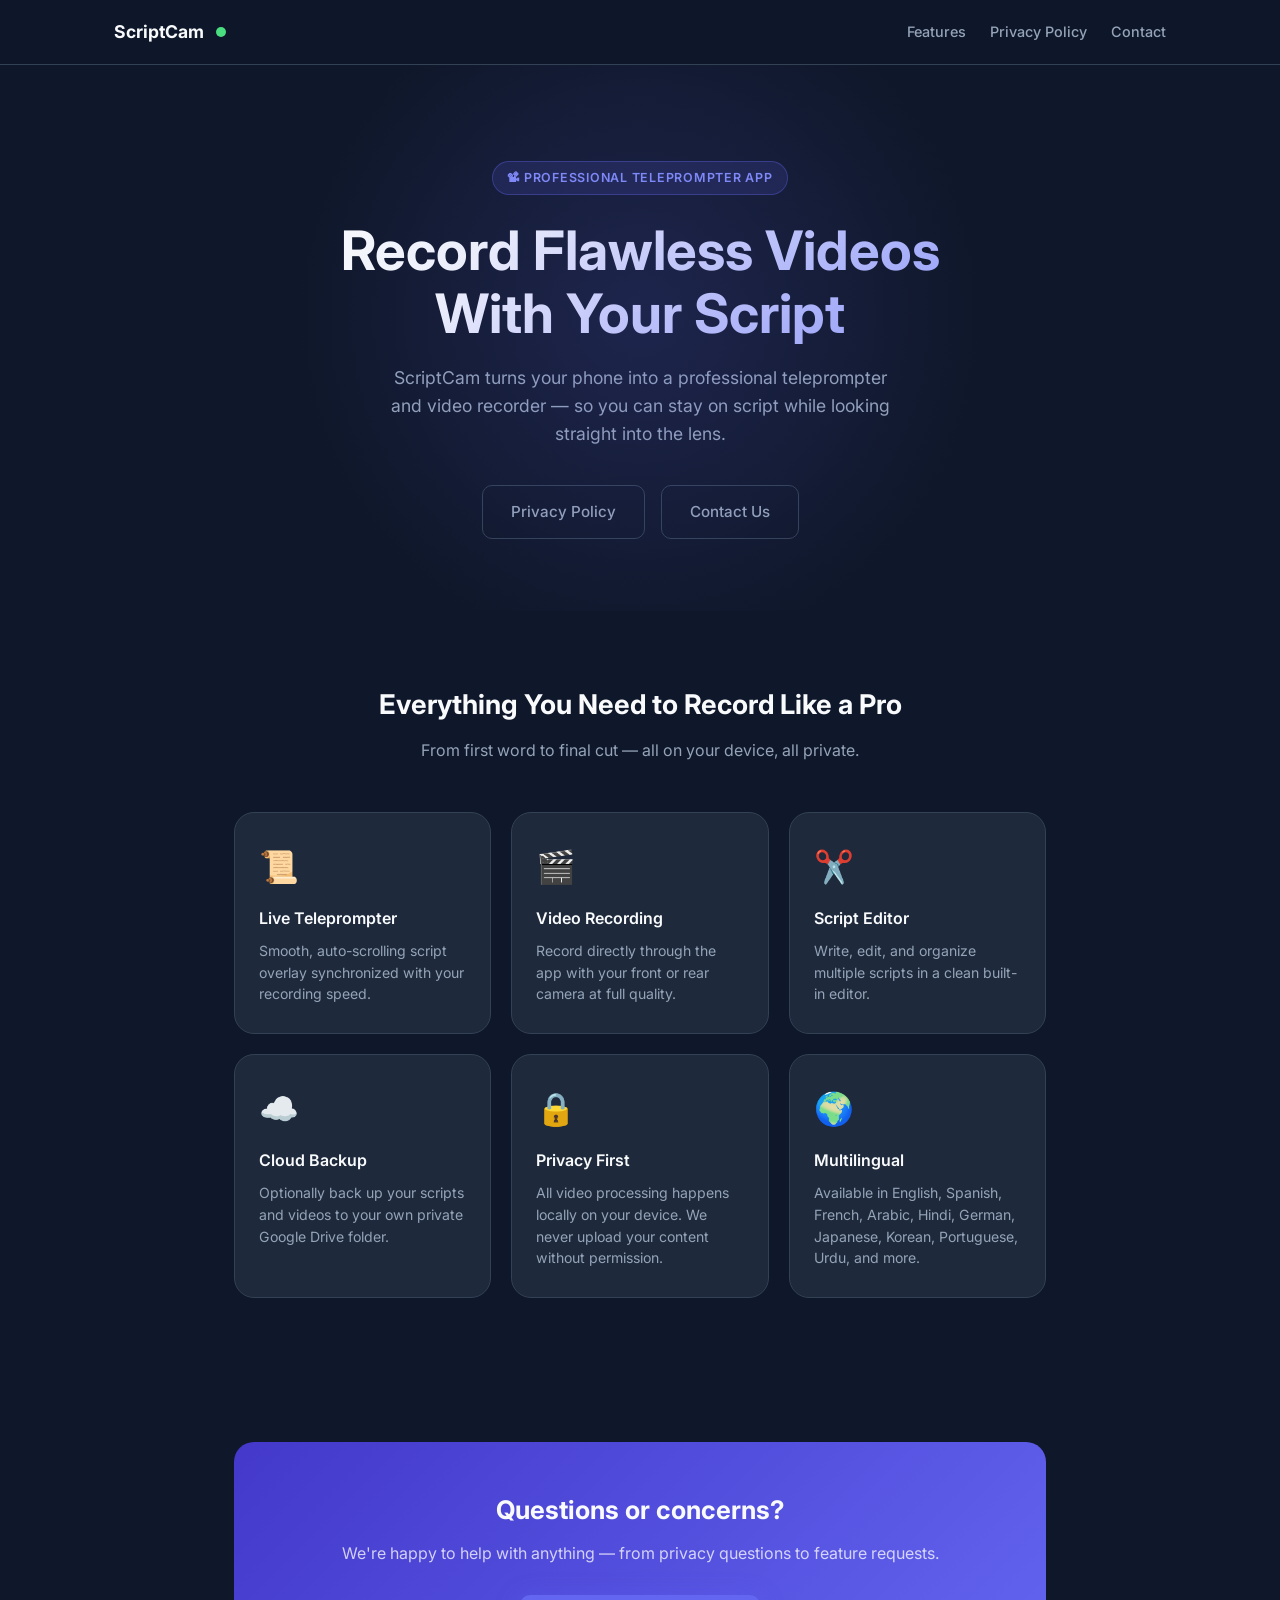
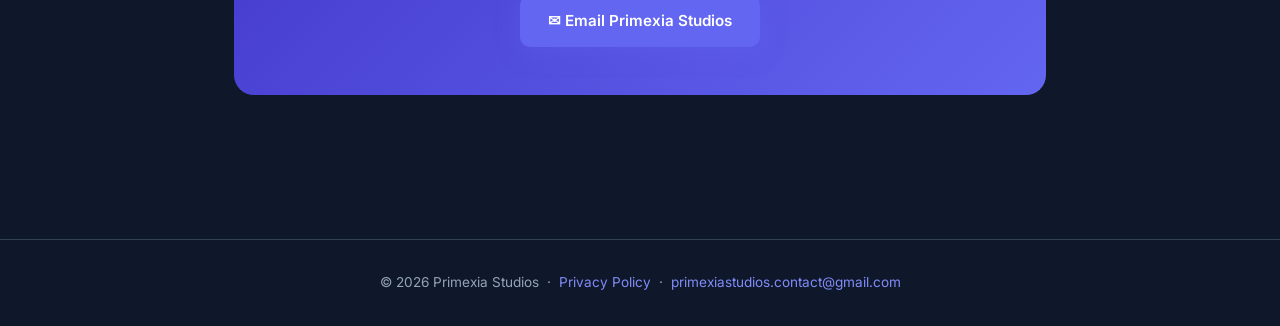
<file: privacy_website/public/index.html>
<!DOCTYPE html>
<html lang="en">
<head>
  <meta charset="UTF-8" />
  <meta name="viewport" content="width=device-width, initial-scale=1.0" />
  <title>ScriptCam – Video Teleprompter &amp; Script Recorder</title>
  <meta name="description" content="ScriptCam is a professional video teleprompter app that lets you record polished scripts with a live, scrolling prompter — right on your device." />
  <link rel="canonical" href="https://script-cam.web.app/" />
  <link rel="stylesheet" href="styles.css" />
  <meta name="google-site-verification" content="cpeleaf4HKy6rem2ck605TnuhKVX8PvWu7cfB7NwMQA" />
</head>
<body>

  <nav>
    <div class="nav-inner">
      <a href="index.html" class="nav-brand">
        ScriptCam<span class="dot"></span>
      </a>
      <ul class="nav-links">
        <li><a href="#features">Features</a></li>
        <li><a href="privacy-policy.html">Privacy Policy</a></li>
        <li><a href="mailto:primexiastudios.contact@gmail.com">Contact</a></li>
      </ul>
    </div>
  </nav>

  <main>
    <section class="hero">
      <div class="container">
        <div class="badge">📽 Professional Teleprompter App</div>
        <h1>Record Flawless Videos<br />With Your Script</h1>
        <p>ScriptCam turns your phone into a professional teleprompter and video recorder — so you can stay on script while looking straight into the lens.</p>
        <div class="hero-actions">
          <a id="btn-privacy" href="privacy-policy.html" class="btn-secondary">Privacy Policy</a>
          <a id="btn-contact" href="mailto:primexiastudios.contact@gmail.com" class="btn-secondary">Contact Us</a>
        </div>
      </div>
    </section>

    <section class="section" id="features">
      <div class="container">
        <h2 class="section-title">Everything You Need to Record Like a Pro</h2>
        <p class="section-subtitle">From first word to final cut — all on your device, all private.</p>
        <div class="features-grid">
          <div class="feature-card">
            <div class="feature-icon">📜</div>
            <h3>Live Teleprompter</h3>
            <p>Smooth, auto-scrolling script overlay synchronized with your recording speed.</p>
          </div>
          <div class="feature-card">
            <div class="feature-icon">🎬</div>
            <h3>Video Recording</h3>
            <p>Record directly through the app with your front or rear camera at full quality.</p>
          </div>
          <div class="feature-card">
            <div class="feature-icon">✂️</div>
            <h3>Script Editor</h3>
            <p>Write, edit, and organize multiple scripts in a clean built-in editor.</p>
          </div>
          <div class="feature-card">
            <div class="feature-icon">☁️</div>
            <h3>Cloud Backup</h3>
            <p>Optionally back up your scripts and videos to your own private Google Drive folder.</p>
          </div>
          <div class="feature-card">
            <div class="feature-icon">🔒</div>
            <h3>Privacy First</h3>
            <p>All video processing happens locally on your device. We never upload your content without permission.</p>
          </div>
          <div class="feature-card">
            <div class="feature-icon">🌍</div>
            <h3>Multilingual</h3>
            <p>Available in English, Spanish, French, Arabic, Hindi, German, Japanese, Korean, Portuguese, Urdu, and more.</p>
          </div>
        </div>
      </div>
    </section>

    <section class="section">
      <div class="container">
        <div class="cta-strip">
          <h2>Questions or concerns?</h2>
          <p>We're happy to help with anything — from privacy questions to feature requests.</p>
          <a id="btn-email-cta" href="mailto:primexiastudios.contact@gmail.com" class="btn-primary">✉ Email Primexia Studios</a>
        </div>
      </div>
    </section>
  </main>

  <footer>
    <div class="container">
      <p>
        &copy; 2026 Primexia Studios &nbsp;·&nbsp;
        <a href="privacy-policy.html">Privacy Policy</a> &nbsp;·&nbsp;
        <a href="mailto:primexiastudios.contact@gmail.com">primexiastudios.contact@gmail.com</a>
      </p>
    </div>
  </footer>

</body>
</html>
</file>
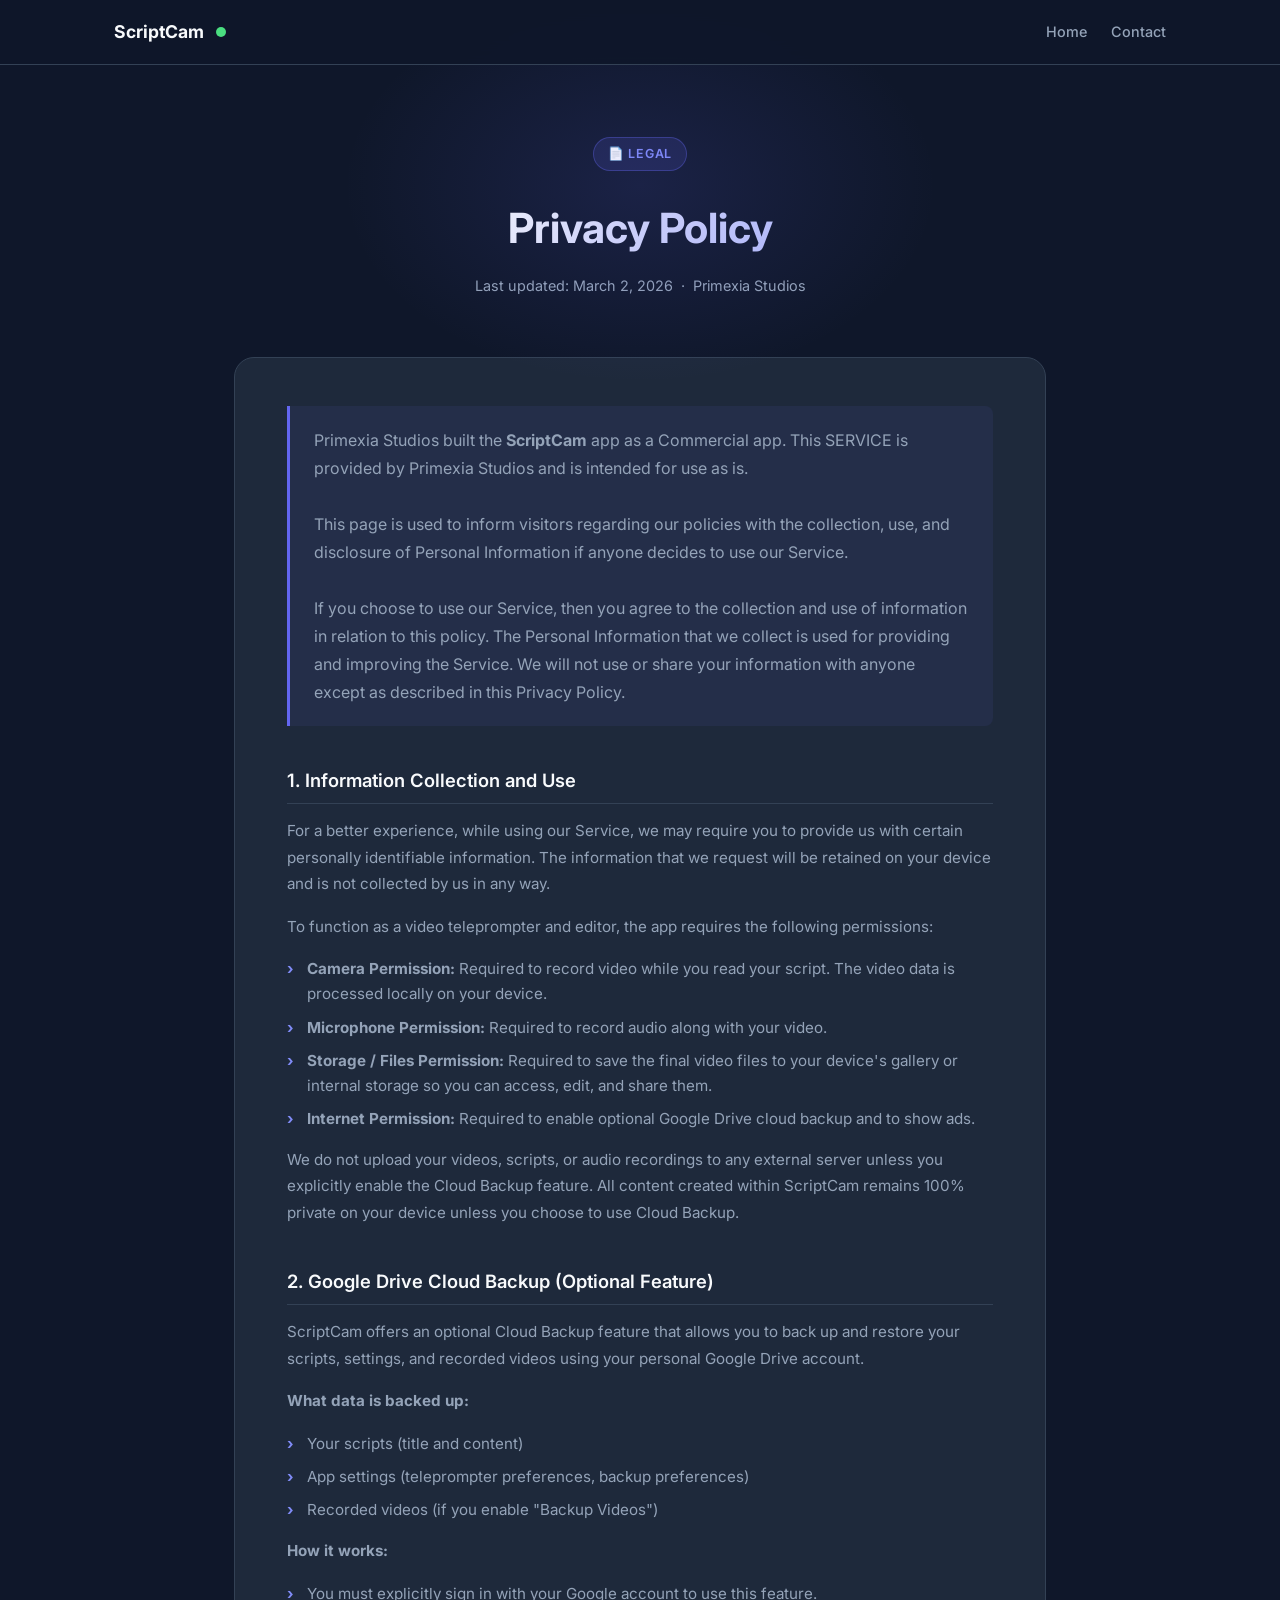
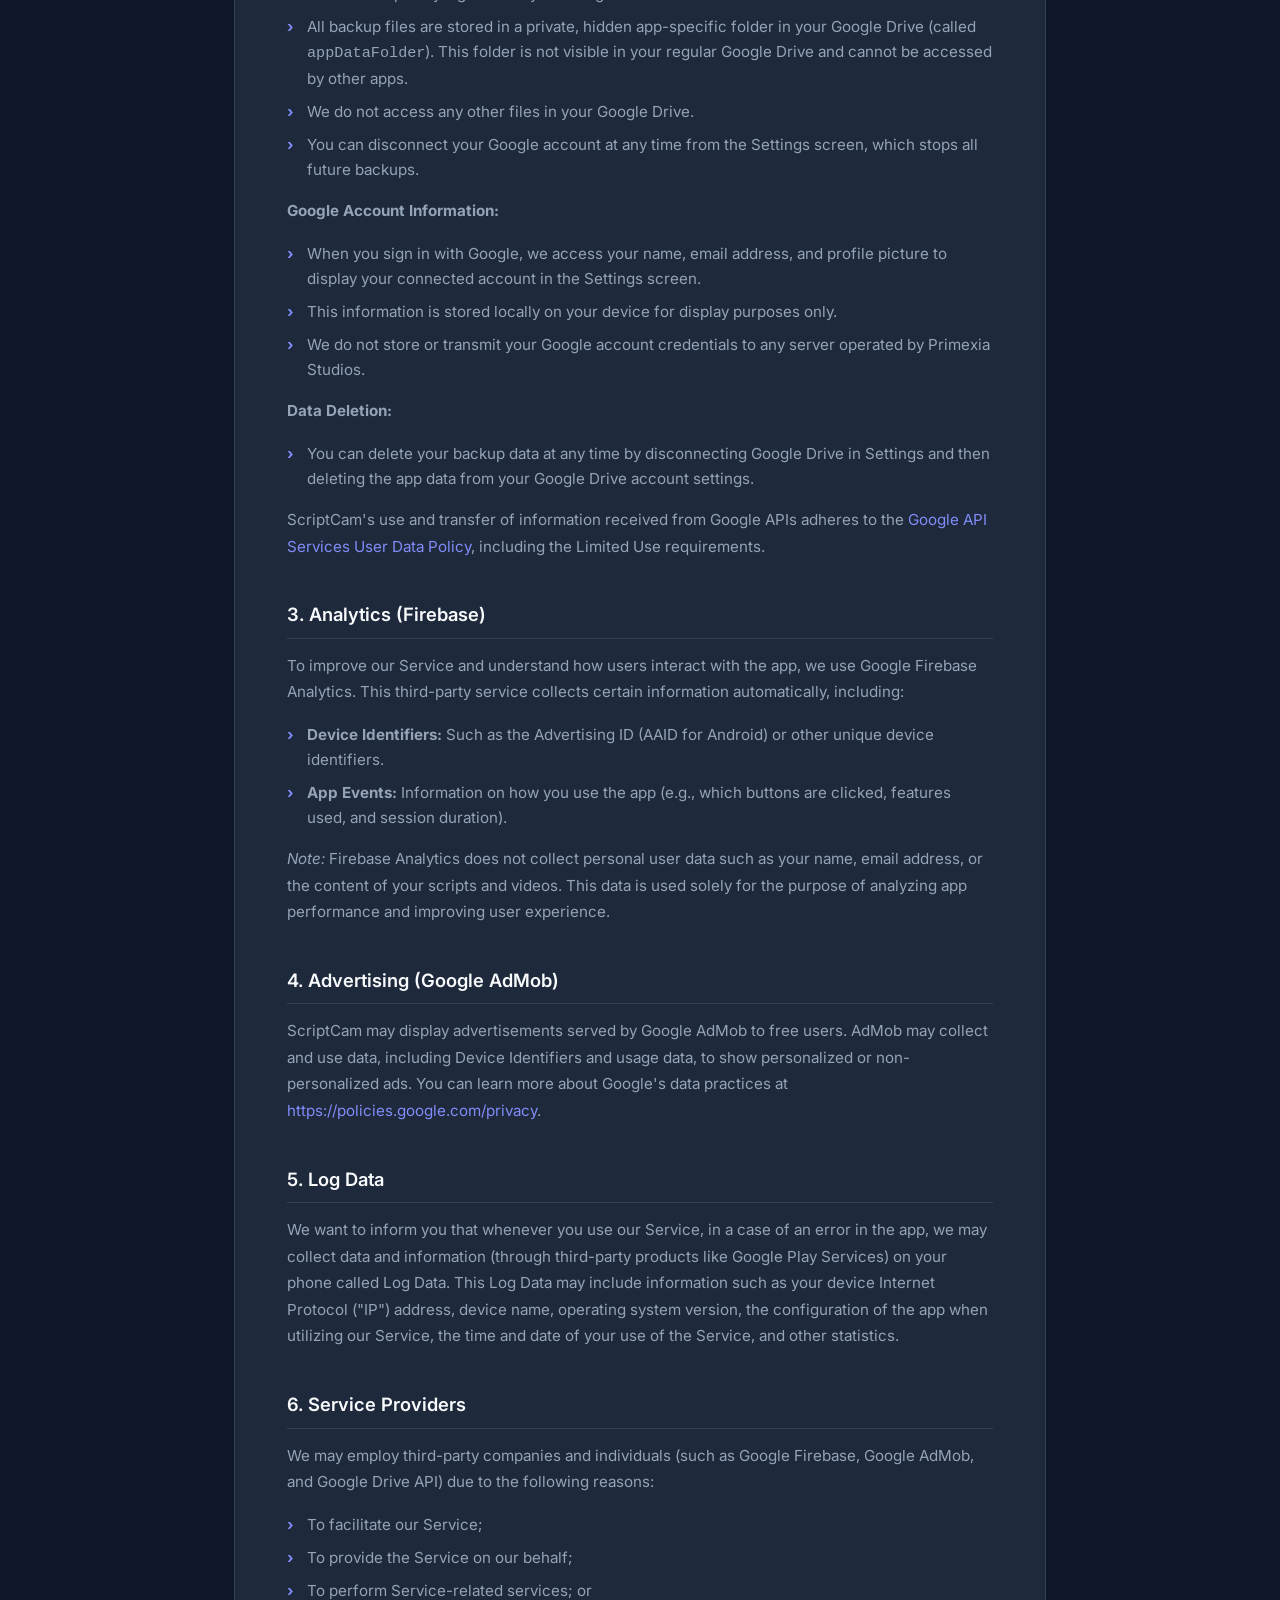
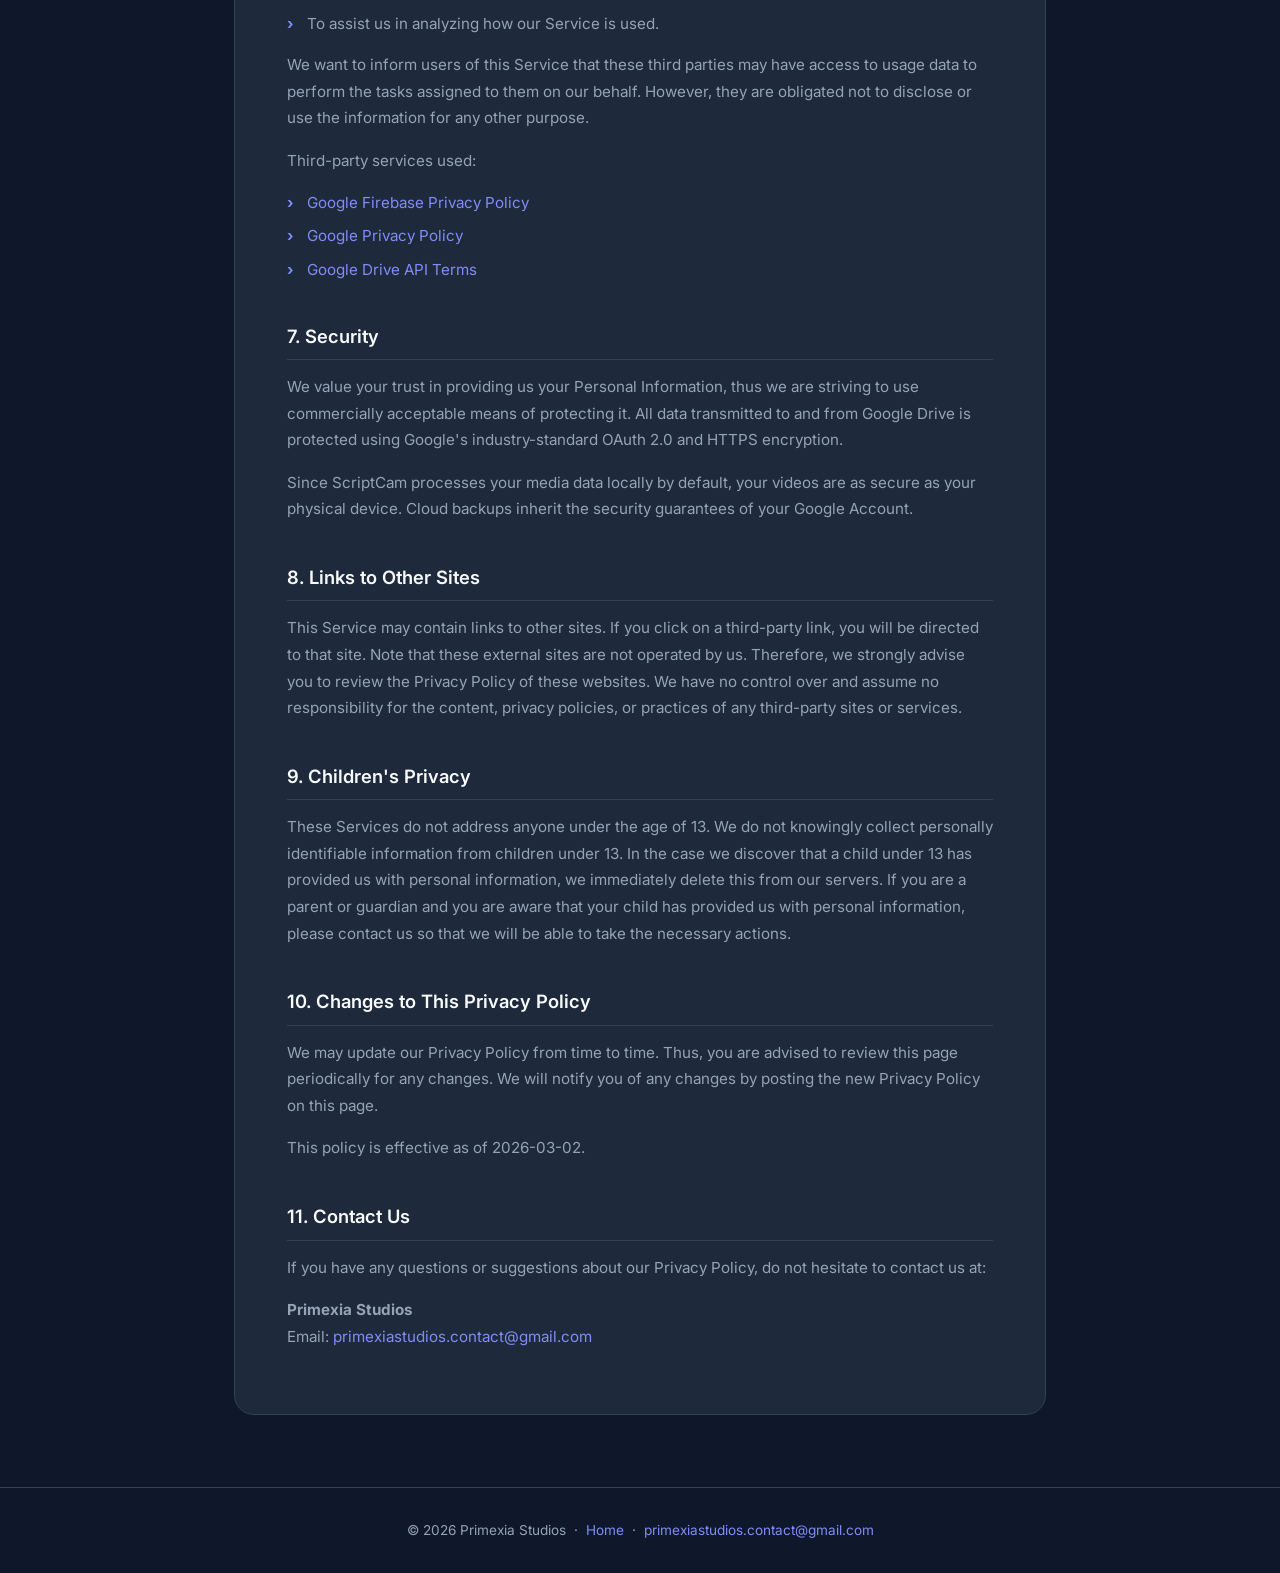
<file: privacy_website/public/privacy-policy.html>
<!DOCTYPE html>
<html lang="en">
<head>
  <meta charset="UTF-8" />
  <meta name="viewport" content="width=device-width, initial-scale=1.0" />
  <title>Privacy Policy – ScriptCam by Primexia Studios</title>
  <meta name="description" content="Privacy Policy for ScriptCam — learn how Primexia Studios collects, uses, and protects your information." />
  <link rel="canonical" href="https://script-cam.web.app/privacy-policy.html" />
  <link rel="stylesheet" href="styles.css" />
  <meta name="google-site-verification" content="cpeleaf4HKy6rem2ck605TnuhKVX8PvWu7cfB7NwMQA" />
</head>
<body>

  <nav>
    <div class="nav-inner">
      <a href="index.html" class="nav-brand">
        ScriptCam<span class="dot"></span>
      </a>
      <ul class="nav-links">
        <li><a href="index.html">Home</a></li>
        <li><a href="mailto:primexiastudios.contact@gmail.com">Contact</a></li>
      </ul>
    </div>
  </nav>

  <main>
    <div class="privacy-header">
      <div class="container">
        <div class="badge">📄 Legal</div>
        <h1>Privacy Policy</h1>
        <p class="last-updated">Last updated: March 2, 2026 &nbsp;·&nbsp; Primexia Studios</p>
      </div>
    </div>

    <div class="container">
      <article class="privacy-content" id="privacy-policy">

        <p class="intro">
          Primexia Studios built the <strong>ScriptCam</strong> app as a Commercial app. This SERVICE is provided by Primexia Studios and is intended for use as is.<br /><br />
          This page is used to inform visitors regarding our policies with the collection, use, and disclosure of Personal Information if anyone decides to use our Service.<br /><br />
          If you choose to use our Service, then you agree to the collection and use of information in relation to this policy. The Personal Information that we collect is used for providing and improving the Service. We will not use or share your information with anyone except as described in this Privacy Policy.
        </p>

        <h2>1. Information Collection and Use</h2>

        <p>
          For a better experience, while using our Service, we may require you to provide us with certain personally identifiable information. The information that we request will be retained on your device and is not collected by us in any way.
        </p>
        <p>To function as a video teleprompter and editor, the app requires the following permissions:</p>
        <ul>
          <li><strong>Camera Permission:</strong> Required to record video while you read your script. The video data is processed locally on your device.</li>
          <li><strong>Microphone Permission:</strong> Required to record audio along with your video.</li>
          <li><strong>Storage / Files Permission:</strong> Required to save the final video files to your device's gallery or internal storage so you can access, edit, and share them.</li>
          <li><strong>Internet Permission:</strong> Required to enable optional Google Drive cloud backup and to show ads.</li>
        </ul>
        <p>
          We do not upload your videos, scripts, or audio recordings to any external server unless you explicitly enable the Cloud Backup feature. All content created within ScriptCam remains 100% private on your device unless you choose to use Cloud Backup.
        </p>

        <h2>2. Google Drive Cloud Backup (Optional Feature)</h2>

        <p>
          ScriptCam offers an optional Cloud Backup feature that allows you to back up and restore your scripts, settings, and recorded videos using your personal Google Drive account.
        </p>
        <p><strong>What data is backed up:</strong></p>
        <ul>
          <li>Your scripts (title and content)</li>
          <li>App settings (teleprompter preferences, backup preferences)</li>
          <li>Recorded videos (if you enable "Backup Videos")</li>
        </ul>
        <p><strong>How it works:</strong></p>
        <ul>
          <li>You must explicitly sign in with your Google account to use this feature.</li>
          <li>All backup files are stored in a private, hidden app-specific folder in your Google Drive (called <code>appDataFolder</code>). This folder is not visible in your regular Google Drive and cannot be accessed by other apps.</li>
          <li>We do not access any other files in your Google Drive.</li>
          <li>You can disconnect your Google account at any time from the Settings screen, which stops all future backups.</li>
        </ul>
        <p><strong>Google Account Information:</strong></p>
        <ul>
          <li>When you sign in with Google, we access your name, email address, and profile picture to display your connected account in the Settings screen.</li>
          <li>This information is stored locally on your device for display purposes only.</li>
          <li>We do not store or transmit your Google account credentials to any server operated by Primexia Studios.</li>
        </ul>
        <p><strong>Data Deletion:</strong></p>
        <ul>
          <li>You can delete your backup data at any time by disconnecting Google Drive in Settings and then deleting the app data from your Google Drive account settings.</li>
        </ul>
        <p>
          ScriptCam's use and transfer of information received from Google APIs adheres to the
          <a href="https://developers.google.com/terms/api-services-user-data-policy" target="_blank" rel="noopener">Google API Services User Data Policy</a>,
          including the Limited Use requirements.
        </p>

        <h2>3. Analytics (Firebase)</h2>

        <p>
          To improve our Service and understand how users interact with the app, we use Google Firebase Analytics. This third-party service collects certain information automatically, including:
        </p>
        <ul>
          <li><strong>Device Identifiers:</strong> Such as the Advertising ID (AAID for Android) or other unique device identifiers.</li>
          <li><strong>App Events:</strong> Information on how you use the app (e.g., which buttons are clicked, features used, and session duration).</li>
        </ul>
        <p>
          <em>Note:</em> Firebase Analytics does not collect personal user data such as your name, email address, or the content of your scripts and videos. This data is used solely for the purpose of analyzing app performance and improving user experience.
        </p>

        <h2>4. Advertising (Google AdMob)</h2>

        <p>
          ScriptCam may display advertisements served by Google AdMob to free users. AdMob may collect and use data, including Device Identifiers and usage data, to show personalized or non-personalized ads. You can learn more about Google's data practices at <a href="https://policies.google.com/privacy" target="_blank" rel="noopener">https://policies.google.com/privacy</a>.
        </p>

        <h2>5. Log Data</h2>

        <p>
          We want to inform you that whenever you use our Service, in a case of an error in the app, we may collect data and information (through third-party products like Google Play Services) on your phone called Log Data. This Log Data may include information such as your device Internet Protocol ("IP") address, device name, operating system version, the configuration of the app when utilizing our Service, the time and date of your use of the Service, and other statistics.
        </p>

        <h2>6. Service Providers</h2>

        <p>
          We may employ third-party companies and individuals (such as Google Firebase, Google AdMob, and Google Drive API) due to the following reasons:
        </p>
        <ul>
          <li>To facilitate our Service;</li>
          <li>To provide the Service on our behalf;</li>
          <li>To perform Service-related services; or</li>
          <li>To assist us in analyzing how our Service is used.</li>
        </ul>
        <p>
          We want to inform users of this Service that these third parties may have access to usage data to perform the tasks assigned to them on our behalf. However, they are obligated not to disclose or use the information for any other purpose.
        </p>
        <p>Third-party services used:</p>
        <ul>
          <li><a href="https://firebase.google.com/support/privacy" target="_blank" rel="noopener">Google Firebase Privacy Policy</a></li>
          <li><a href="https://policies.google.com/privacy" target="_blank" rel="noopener">Google Privacy Policy</a></li>
          <li><a href="https://developers.google.com/terms" target="_blank" rel="noopener">Google Drive API Terms</a></li>
        </ul>

        <h2>7. Security</h2>

        <p>
          We value your trust in providing us your Personal Information, thus we are striving to use commercially acceptable means of protecting it. All data transmitted to and from Google Drive is protected using Google's industry-standard OAuth 2.0 and HTTPS encryption.
        </p>
        <p>
          Since ScriptCam processes your media data locally by default, your videos are as secure as your physical device. Cloud backups inherit the security guarantees of your Google Account.
        </p>

        <h2>8. Links to Other Sites</h2>

        <p>
          This Service may contain links to other sites. If you click on a third-party link, you will be directed to that site. Note that these external sites are not operated by us. Therefore, we strongly advise you to review the Privacy Policy of these websites. We have no control over and assume no responsibility for the content, privacy policies, or practices of any third-party sites or services.
        </p>

        <h2>9. Children's Privacy</h2>

        <p>
          These Services do not address anyone under the age of 13. We do not knowingly collect personally identifiable information from children under 13. In the case we discover that a child under 13 has provided us with personal information, we immediately delete this from our servers. If you are a parent or guardian and you are aware that your child has provided us with personal information, please contact us so that we will be able to take the necessary actions.
        </p>

        <h2>10. Changes to This Privacy Policy</h2>

        <p>
          We may update our Privacy Policy from time to time. Thus, you are advised to review this page periodically for any changes. We will notify you of any changes by posting the new Privacy Policy on this page.
        </p>
        <p>This policy is effective as of 2026-03-02.</p>

        <h2>11. Contact Us</h2>

        <p>
          If you have any questions or suggestions about our Privacy Policy, do not hesitate to contact us at:
        </p>
        <p>
          <strong>Primexia Studios</strong><br />
          Email: <a href="mailto:primexiastudios.contact@gmail.com">primexiastudios.contact@gmail.com</a>
        </p>

      </article>
    </div>
  </main>

  <footer>
    <div class="container">
      <p>
        &copy; 2026 Primexia Studios &nbsp;·&nbsp;
        <a href="index.html">Home</a> &nbsp;·&nbsp;
        <a href="mailto:primexiastudios.contact@gmail.com">primexiastudios.contact@gmail.com</a>
      </p>
    </div>
  </footer>

</body>
</html>
</file>
<file: privacy_website/public/styles.css>
@import url('https://fonts.googleapis.com/css2?family=Inter:wght@300;400;500;600;700&display=swap');

*, *::before, *::after {
  box-sizing: border-box;
  margin: 0;
  padding: 0;
}

:root {
  --primary: #6366F1;
  --primary-light: #818CF8;
  --primary-dark: #4338CA;
  --accent: #4ADE80;
  --bg: #0F172A;
  --surface: #1E293B;
  --surface2: #273549;
  --card: #1E293B;
  --text: #F8FAFC;
  --text-muted: #94A3B8;
  --border: #334155;
  --radius: 12px;
  --radius-lg: 20px;
}

html {
  scroll-behavior: smooth;
}

body {
  font-family: 'Inter', -apple-system, BlinkMacSystemFont, sans-serif;
  background-color: var(--bg);
  color: var(--text);
  line-height: 1.6;
  min-height: 100vh;
}

a {
  color: var(--primary-light);
  text-decoration: none;
  transition: color 0.2s ease;
}

a:hover {
  color: var(--accent);
}

.container {
  max-width: 860px;
  margin: 0 auto;
  padding: 0 24px;
}

/* NAV */
nav {
  background: rgba(15, 23, 42, 0.85);
  backdrop-filter: blur(12px);
  -webkit-backdrop-filter: blur(12px);
  border-bottom: 1px solid var(--border);
  position: sticky;
  top: 0;
  z-index: 100;
}

.nav-inner {
  max-width: 1100px;
  margin: 0 auto;
  padding: 0 24px;
  height: 64px;
  display: flex;
  align-items: center;
  justify-content: space-between;
}

.nav-brand {
  display: flex;
  align-items: center;
  gap: 10px;
  font-weight: 700;
  font-size: 1.1rem;
  color: var(--text);
  text-decoration: none;
}

.nav-brand .dot {
  width: 10px;
  height: 10px;
  background: var(--accent);
  border-radius: 50%;
  display: inline-block;
  margin-left: 2px;
  animation: pulse 2s ease-in-out infinite;
}

@keyframes pulse {
  0%, 100% { opacity: 1; transform: scale(1); }
  50% { opacity: 0.6; transform: scale(0.85); }
}

.nav-links {
  display: flex;
  gap: 24px;
  align-items: center;
  list-style: none;
}

.nav-links a {
  color: var(--text-muted);
  font-size: 0.9rem;
  font-weight: 500;
  transition: color 0.2s;
}

.nav-links a:hover {
  color: var(--text);
}

/* HERO */
.hero {
  padding: 96px 0 72px;
  text-align: center;
  position: relative;
  overflow: hidden;
}

.hero::before {
  content: '';
  position: absolute;
  top: -100px;
  left: 50%;
  transform: translateX(-50%);
  width: 700px;
  height: 700px;
  background: radial-gradient(circle, rgba(99,102,241,0.18) 0%, transparent 70%);
  pointer-events: none;
}

.badge {
  display: inline-flex;
  align-items: center;
  gap: 6px;
  background: rgba(99,102,241,0.15);
  border: 1px solid rgba(99,102,241,0.35);
  color: var(--primary-light);
  font-size: 0.78rem;
  font-weight: 600;
  letter-spacing: 0.06em;
  text-transform: uppercase;
  padding: 6px 14px;
  border-radius: 999px;
  margin-bottom: 24px;
}

.hero h1 {
  font-size: clamp(2.2rem, 5vw, 3.4rem);
  font-weight: 700;
  line-height: 1.15;
  margin-bottom: 20px;
  background: linear-gradient(135deg, #F8FAFC 30%, var(--primary-light) 100%);
  -webkit-background-clip: text;
  -webkit-text-fill-color: transparent;
  background-clip: text;
}

.hero p {
  font-size: 1.1rem;
  color: var(--text-muted);
  max-width: 520px;
  margin: 0 auto 36px;
}

.btn-primary {
  display: inline-flex;
  align-items: center;
  gap: 8px;
  background: var(--primary);
  color: #fff;
  font-weight: 600;
  font-size: 0.95rem;
  padding: 14px 28px;
  border-radius: 10px;
  transition: background 0.2s, transform 0.15s, box-shadow 0.2s;
  box-shadow: 0 4px 24px rgba(99,102,241,0.35);
}

.btn-primary:hover {
  background: var(--primary-dark);
  color: #fff;
  transform: translateY(-2px);
  box-shadow: 0 8px 32px rgba(99,102,241,0.45);
}

.btn-secondary {
  display: inline-flex;
  align-items: center;
  gap: 8px;
  background: transparent;
  border: 1px solid var(--border);
  color: var(--text-muted);
  font-weight: 500;
  font-size: 0.95rem;
  padding: 14px 28px;
  border-radius: 10px;
  transition: border-color 0.2s, color 0.2s, transform 0.15s;
}

.btn-secondary:hover {
  border-color: var(--primary-light);
  color: var(--primary-light);
  transform: translateY(-2px);
}

.hero-actions {
  display: flex;
  justify-content: center;
  gap: 16px;
  flex-wrap: wrap;
}

/* FEATURES */
.section {
  padding: 72px 0;
}

.section-title {
  font-size: 1.7rem;
  font-weight: 700;
  text-align: center;
  margin-bottom: 12px;
}

.section-subtitle {
  text-align: center;
  color: var(--text-muted);
  margin-bottom: 48px;
  font-size: 1rem;
}

.features-grid {
  display: grid;
  grid-template-columns: repeat(auto-fit, minmax(240px, 1fr));
  gap: 20px;
}

.feature-card {
  background: var(--surface);
  border: 1px solid var(--border);
  border-radius: var(--radius-lg);
  padding: 28px 24px;
  transition: border-color 0.25s, transform 0.25s;
}

.feature-card:hover {
  border-color: var(--primary);
  transform: translateY(-4px);
}

.feature-icon {
  font-size: 2rem;
  margin-bottom: 14px;
}

.feature-card h3 {
  font-size: 1rem;
  font-weight: 600;
  margin-bottom: 8px;
  color: var(--text);
}

.feature-card p {
  font-size: 0.88rem;
  color: var(--text-muted);
  line-height: 1.55;
}

/* CTA STRIP */
.cta-strip {
  background: linear-gradient(135deg, var(--primary-dark), var(--primary));
  border-radius: var(--radius-lg);
  padding: 48px 40px;
  text-align: center;
  margin: 0 0 72px;
}

.cta-strip h2 {
  font-size: 1.6rem;
  font-weight: 700;
  margin-bottom: 10px;
}

.cta-strip p {
  color: rgba(255,255,255,0.75);
  margin-bottom: 28px;
}

/* FOOTER */
footer {
  border-top: 1px solid var(--border);
  padding: 32px 0;
  text-align: center;
  color: var(--text-muted);
  font-size: 0.85rem;
}

footer a {
  color: var(--primary-light);
}

/* PRIVACY PAGE */
.privacy-header {
  padding: 72px 0 48px;
  text-align: center;
  position: relative;
}

.privacy-header::before {
  content: '';
  position: absolute;
  top: -80px;
  left: 50%;
  transform: translateX(-50%);
  width: 600px;
  height: 400px;
  background: radial-gradient(ellipse, rgba(99,102,241,0.14) 0%, transparent 70%);
  pointer-events: none;
}

.privacy-header h1 {
  font-size: clamp(1.8rem, 4vw, 2.6rem);
  font-weight: 700;
  margin-bottom: 12px;
  background: linear-gradient(135deg, #F8FAFC 30%, var(--primary-light) 100%);
  -webkit-background-clip: text;
  -webkit-text-fill-color: transparent;
  background-clip: text;
}

.privacy-header .last-updated {
  color: var(--text-muted);
  font-size: 0.9rem;
  margin-bottom: 12px;
}

.privacy-content {
  background: var(--surface);
  border: 1px solid var(--border);
  border-radius: var(--radius-lg);
  padding: 48px 52px;
  margin-bottom: 72px;
}

@media (max-width: 640px) {
  .privacy-content {
    padding: 28px 20px;
  }
}

.privacy-content p {
  color: var(--text-muted);
  margin-bottom: 16px;
  line-height: 1.75;
  font-size: 0.95rem;
}

.privacy-content h2 {
  font-size: 1.15rem;
  font-weight: 600;
  color: var(--text);
  margin-top: 40px;
  margin-bottom: 14px;
  padding-bottom: 8px;
  border-bottom: 1px solid var(--border);
}

.privacy-content ul {
  list-style: none;
  margin: 0 0 16px;
  padding: 0;
}

.privacy-content ul li {
  position: relative;
  padding-left: 20px;
  margin-bottom: 8px;
  color: var(--text-muted);
  font-size: 0.95rem;
  line-height: 1.65;
}

.privacy-content ul li::before {
  content: '›';
  position: absolute;
  left: 0;
  color: var(--primary-light);
  font-weight: 700;
}

.privacy-content a {
  color: var(--primary-light);
  word-break: break-word;
}

.privacy-content .intro {
  font-size: 1rem;
  color: var(--text-muted);
  margin-bottom: 32px;
  padding: 20px 24px;
  background: rgba(99,102,241,0.08);
  border-left: 3px solid var(--primary);
  border-radius: 0 8px 8px 0;
  line-height: 1.75;
}

/* 404 */
.not-found {
  min-height: 80vh;
  display: flex;
  flex-direction: column;
  align-items: center;
  justify-content: center;
  text-align: center;
  padding: 48px 24px;
}

.not-found .code {
  font-size: 7rem;
  font-weight: 700;
  line-height: 1;
  background: linear-gradient(135deg, var(--primary) 0%, var(--primary-light) 100%);
  -webkit-background-clip: text;
  -webkit-text-fill-color: transparent;
  background-clip: text;
  margin-bottom: 16px;
}

.not-found h2 {
  font-size: 1.5rem;
  font-weight: 600;
  margin-bottom: 12px;
}

.not-found p {
  color: var(--text-muted);
  margin-bottom: 32px;
}

@media (max-width: 640px) {
  .hero { padding: 64px 0 48px; }
  .section { padding: 48px 0; }
  .cta-strip { padding: 32px 20px; }
  .privacy-header { padding: 48px 0 32px; }
}
</file>
